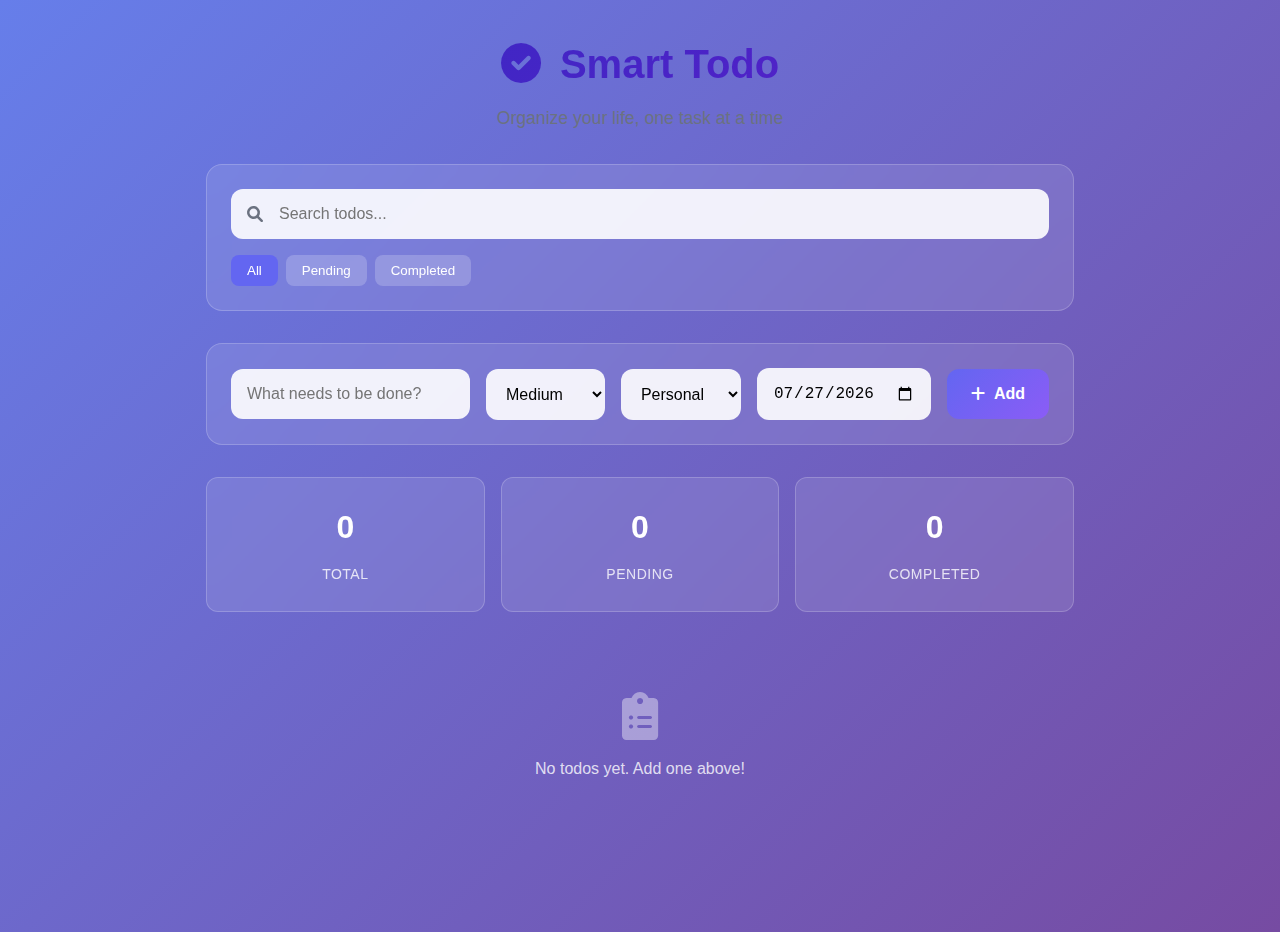
<file: index.html>
<!DOCTYPE html>
<html lang="en">
<head>
    <meta charset="UTF-8">
    <meta name="viewport" content="width=device-width, initial-scale=1.0">
    <title>Notion-Style Todo App</title>
    <link rel="stylesheet" href="style.css">
    <link href="https://cdnjs.cloudflare.com/ajax/libs/font-awesome/6.0.0/css/all.min.css" rel="stylesheet">
</head>
<body>
    <div class="container">
        <header class="app-header">
            <h1><i class="fas fa-check-circle"></i> Smart Todo</h1>
            <p class="subtitle">Organize your life, one task at a time</p>
        </header>

        <div class="search-section">
            <div class="search-box">
                <i class="fas fa-search"></i>
                <input type="text" id="searchInput" placeholder="Search todos...">
            </div>
            <div class="filter-buttons">
                <button class="filter-btn active" data-filter="all">All</button>
                <button class="filter-btn" data-filter="pending">Pending</button>
                <button class="filter-btn" data-filter="completed">Completed</button>
            </div>
        </div>

        <div class="input-section">
            <div class="input-row">
                <input type="text" id="todoInput" placeholder="What needs to be done?">
                <select id="prioritySelect">
                    <option value="low">Low</option>
                    <option value="medium" selected>Medium</option>
                    <option value="high">High</option>
                </select>
                <select id="categorySelect">
                    <option value="personal">Personal</option>
                    <option value="work">Work</option>
                    <option value="shopping">Shopping</option>
                    <option value="health">Health</option>
                    <option value="learning">Learning</option>
                </select>
                <input type="date" id="dueDateInput">
                <button id="addBtn">
                    <i class="fas fa-plus"></i> Add
                </button>
            </div>
        </div>

        <div class="stats-section">
            <div class="stat-item">
                <span class="stat-number" id="totalCount">0</span>
                <span class="stat-label">Total</span>
            </div>
            <div class="stat-item">
                <span class="stat-number" id="pendingCount">0</span>
                <span class="stat-label">Pending</span>
            </div>
            <div class="stat-item">
                <span class="stat-number" id="completedCount">0</span>
                <span class="stat-label">Completed</span>
            </div>
        </div>

        <ul id="todoList"></ul>
    </div>
    <script src="script.js"></script>
</body>
</html>
</file>
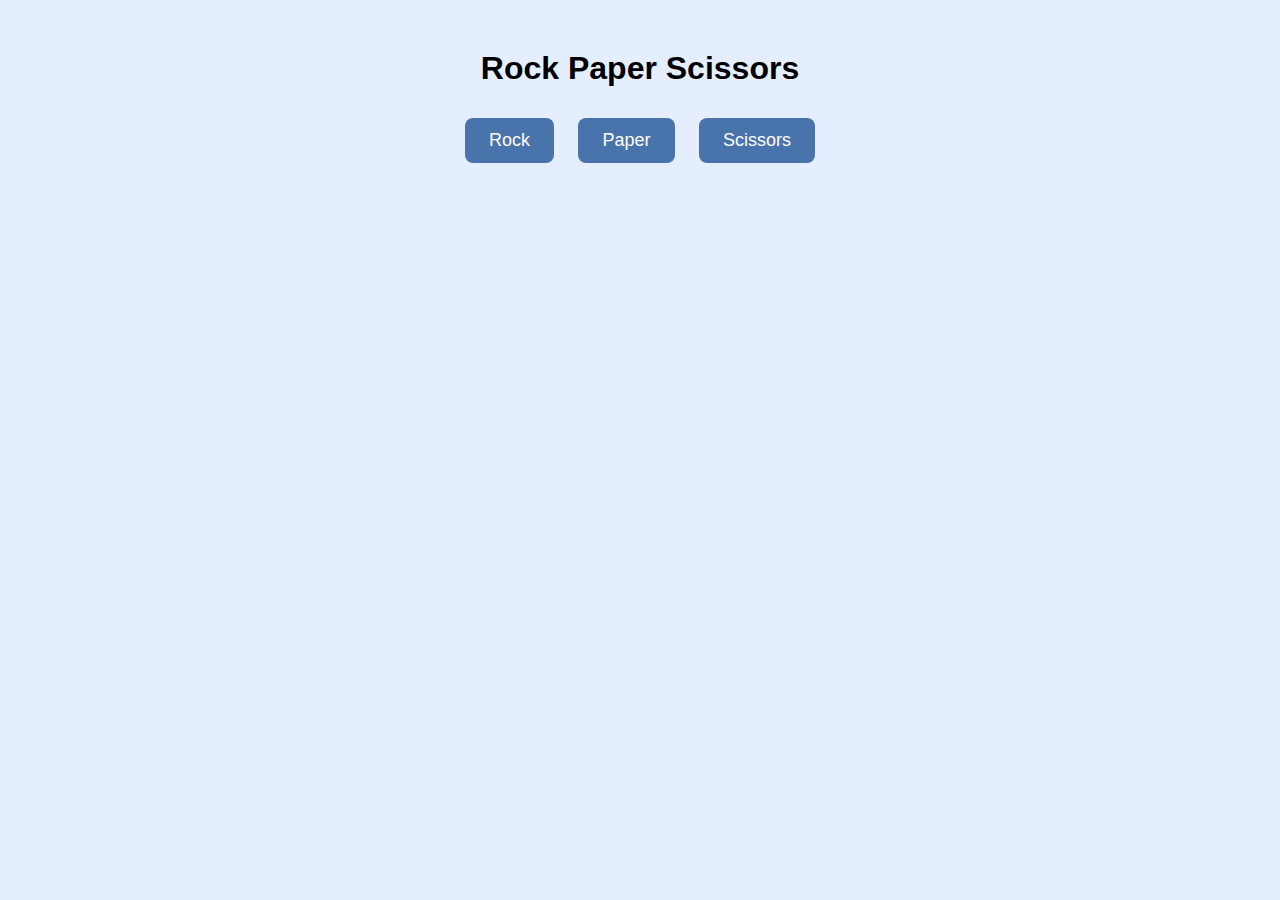
<file: rock-paper-scissors/index.html>
<!DOCTYPE html>
<html lang="en">
<head>
  <meta charset="UTF-8">
  <title>Rock Paper Scissors</title>
  <link rel="stylesheet" href="style.css">
</head>
<body>
  <h1>Rock Paper Scissors</h1>
  <div id="buttons">
    <button onclick="play('rock')">Rock</button>
    <button onclick="play('paper')">Paper</button>
    <button onclick="play('scissors')">Scissors</button>
  </div>
  <p id="result"></p>
  <script src="script.js"></script>
</body>
</html>
</file>
<file: style.css>
* {
    margin: 0;
    padding: 0;
    box-sizing: border-box;
}

:root {
    --primary-color: #6366f1;
    --primary-dark: #4f46e5;
    --secondary-color: #8b5cf6;
    --accent-color: #06b6d4;
    --success-color: #10b981;
    --warning-color: #f59e0b;
    --danger-color: #ef4444;
    --text-primary: #1f2937;
    --text-secondary: #6b7280;
    --bg-primary: #ffffff;
    --bg-secondary: #f9fafb;
    --border-color: #e5e7eb;
    --shadow-sm: 0 1px 2px 0 rgba(0, 0, 0, 0.05);
    --shadow-md: 0 4px 6px -1px rgba(0, 0, 0, 0.1);
    --shadow-lg: 0 10px 15px -3px rgba(0, 0, 0, 0.1);
    --shadow-xl: 0 20px 25px -5px rgba(0, 0, 0, 0.1);
}

body {
    font-family: 'Inter', -apple-system, BlinkMacSystemFont, 'Segoe UI', Roboto, sans-serif;
    background: linear-gradient(135deg, #667eea 0%, #764ba2 100%);
    min-height: 100vh;
    color: var(--text-primary);
    line-height: 1.6;
}

.container {
    max-width: 900px;
    margin: 2rem auto;
    padding: 0 1rem;
}

.app-header {
    text-align: center;
    margin-bottom: 2rem;
}

.app-header h1 {
    font-size: 2.5rem;
    font-weight: 800;
    background: linear-gradient(135deg, #4f46e5, #7c3aed);
    -webkit-background-clip: text;
    -webkit-text-fill-color: transparent;
    background-clip: text;
    margin-bottom: 0.5rem;
    filter: brightness(0.8) contrast(1.2);
}

.app-header h1 i {
    margin-right: 0.5rem;
    color: var(--primary-color);
}

.subtitle {
    color: var(--text-secondary);
    font-size: 1.1rem;
    font-weight: 500;
}

.search-section {
    background: rgba(255, 255, 255, 0.1);
    backdrop-filter: blur(10px);
    border-radius: 16px;
    padding: 1.5rem;
    margin-bottom: 2rem;
    border: 1px solid rgba(255, 255, 255, 0.2);
}

.search-box {
    position: relative;
    margin-bottom: 1rem;
}

.search-box i {
    position: absolute;
    left: 1rem;
    top: 50%;
    transform: translateY(-50%);
    color: var(--text-secondary);
}

#searchInput {
    width: 100%;
    padding: 1rem 1rem 1rem 3rem;
    border: none;
    border-radius: 12px;
    background: rgba(255, 255, 255, 0.9);
    font-size: 1rem;
    transition: all 0.3s ease;
}

#searchInput:focus {
    outline: none;
    background: white;
    box-shadow: var(--shadow-lg);
}

.filter-buttons {
    display: flex;
    gap: 0.5rem;
    flex-wrap: wrap;
}

.filter-btn {
    padding: 0.5rem 1rem;
    border: none;
    border-radius: 8px;
    background: rgba(255, 255, 255, 0.2);
    color: white;
    cursor: pointer;
    font-weight: 500;
    transition: all 0.3s ease;
}

.filter-btn:hover {
    background: rgba(255, 255, 255, 0.3);
}

.filter-btn.active {
    background: var(--primary-color);
    color: white;
}

.input-section {
    background: rgba(255, 255, 255, 0.1);
    backdrop-filter: blur(10px);
    border-radius: 16px;
    padding: 1.5rem;
    margin-bottom: 2rem;
    border: 1px solid rgba(255, 255, 255, 0.2);
}

.input-row {
    display: grid;
    grid-template-columns: 2fr 1fr 1fr 1fr auto;
    gap: 1rem;
    align-items: center;
}

#todoInput {
    padding: 1rem;
    border: none;
    border-radius: 12px;
    background: rgba(255, 255, 255, 0.9);
    font-size: 1rem;
    transition: all 0.3s ease;
}

#todoInput:focus {
    outline: none;
    background: white;
    box-shadow: var(--shadow-lg);
}

#prioritySelect, #categorySelect, #dueDateInput {
    padding: 1rem;
    border: none;
    border-radius: 12px;
    background: rgba(255, 255, 255, 0.9);
    font-size: 1rem;
    cursor: pointer;
    transition: all 0.3s ease;
}

#prioritySelect:focus, #categorySelect:focus, #dueDateInput:focus {
    outline: none;
    background: white;
    box-shadow: var(--shadow-lg);
}

#addBtn {
    padding: 1rem 1.5rem;
    background: linear-gradient(135deg, var(--primary-color), var(--secondary-color));
    color: white;
    border: none;
    border-radius: 12px;
    cursor: pointer;
    font-size: 1rem;
    font-weight: 600;
    transition: all 0.3s ease;
    display: flex;
    align-items: center;
    gap: 0.5rem;
}

#addBtn:hover {
    transform: translateY(-2px);
    box-shadow: var(--shadow-xl);
}

.stats-section {
    display: grid;
    grid-template-columns: repeat(3, 1fr);
    gap: 1rem;
    margin-bottom: 2rem;
}

.stat-item {
    background: rgba(255, 255, 255, 0.1);
    backdrop-filter: blur(10px);
    border-radius: 12px;
    padding: 1.5rem;
    text-align: center;
    border: 1px solid rgba(255, 255, 255, 0.2);
    transition: transform 0.3s ease;
}

.stat-item:hover {
    transform: translateY(-4px);
}

.stat-number {
    display: block;
    font-size: 2rem;
    font-weight: 800;
    color: white;
    margin-bottom: 0.5rem;
}

.stat-label {
    color: rgba(255, 255, 255, 0.8);
    font-weight: 500;
    text-transform: uppercase;
    letter-spacing: 0.5px;
    font-size: 0.875rem;
}

#todoList {
    list-style: none;
}

.todo-item {
    background: rgba(255, 255, 255, 0.95);
    backdrop-filter: blur(10px);
    border-radius: 16px;
    padding: 1.5rem;
    margin-bottom: 1rem;
    border: 1px solid rgba(255, 255, 255, 0.2);
    transition: all 0.3s ease;
    position: relative;
    overflow: hidden;
}

.todo-item::before {
    content: '';
    position: absolute;
    left: 0;
    top: 0;
    bottom: 0;
    width: 4px;
    background: var(--primary-color);
    transition: all 0.3s ease;
}

.todo-item:hover {
    transform: translateY(-4px);
    box-shadow: var(--shadow-xl);
}

.todo-item.completed::before {
    background: var(--success-color);
}

.todo-item.completed {
    opacity: 0.8;
}

.todo-item.completed .todo-text {
    text-decoration: line-through;
    color: var(--text-secondary);
}

.todo-header {
    display: flex;
    align-items: center;
    gap: 1rem;
    margin-bottom: 1rem;
}

.todo-text {
    flex: 1;
    font-size: 1.1rem;
    font-weight: 500;
    color: var(--text-primary);
}

.todo-meta {
    display: flex;
    gap: 1rem;
    margin-bottom: 1rem;
    flex-wrap: wrap;
}

.meta-item {
    display: flex;
    align-items: center;
    gap: 0.5rem;
    font-size: 0.875rem;
    color: var(--text-secondary);
}

.priority-badge {
    padding: 0.25rem 0.75rem;
    border-radius: 20px;
    font-size: 0.75rem;
    font-weight: 600;
    text-transform: uppercase;
    letter-spacing: 0.5px;
}

.priority-low {
    background: #dbeafe;
    color: #1e40af;
}

.priority-medium {
    background: #fef3c7;
    color: #92400e;
}

.priority-high {
    background: #fee2e2;
    color: #991b1b;
}

.category-badge {
    padding: 0.25rem 0.75rem;
    border-radius: 20px;
    font-size: 0.75rem;
    font-weight: 600;
    background: var(--accent-color);
    color: white;
}

.todo-actions {
    display: flex;
    gap: 0.75rem;
    justify-content: flex-end;
}

.complete-btn, .edit-btn, .delete-btn {
    padding: 0.75rem 1rem;
    border: none;
    border-radius: 8px;
    cursor: pointer;
    font-size: 0.875rem;
    font-weight: 500;
    transition: all 0.3s ease;
    display: flex;
    align-items: center;
    gap: 0.5rem;
}

.complete-btn {
    background: var(--success-color);
    color: white;
}

.complete-btn:hover {
    background: #059669;
    transform: translateY(-2px);
}

.edit-btn {
    background: var(--warning-color);
    color: white;
}

.edit-btn:hover {
    background: #d97706;
    transform: translateY(-2px);
}

.delete-btn {
    background: var(--danger-color);
    color: white;
}

.delete-btn:hover {
    background: #dc2626;
    transform: translateY(-2px);
}

.empty-state {
    text-align: center;
    padding: 3rem;
    color: rgba(255, 255, 255, 0.8);
}

.empty-state i {
    font-size: 3rem;
    margin-bottom: 1rem;
    opacity: 0.5;
}

@media (max-width: 768px) {
    .container {
        margin: 1rem;
    }
    
    .input-row {
        grid-template-columns: 1fr;
        gap: 1rem;
    }
    
    .stats-section {
        grid-template-columns: 1fr;
    }
    
    .todo-meta {
        flex-direction: column;
        gap: 0.5rem;
    }
    
    .todo-actions {
        flex-direction: column;
    }
    
    .filter-buttons {
        justify-content: center;
    }
}
</file>
<file: rock-paper-scissors/style.css>
body {
  font-family: Arial, sans-serif;
  text-align: center;
  margin-top: 50px;
  background: #e5eeff;
}

button {
  padding: 12px 24px;
  margin: 10px;
  font-size: 18px;
  border-radius: 8px;
  border: none;
  background: #4973ab;
  color: white;
  cursor: pointer;
}
button:hover {
  background: #395986;
}

#result {
  font-size: 22px;
  margin-top: 30px;
  color: #222;
}
</file>
